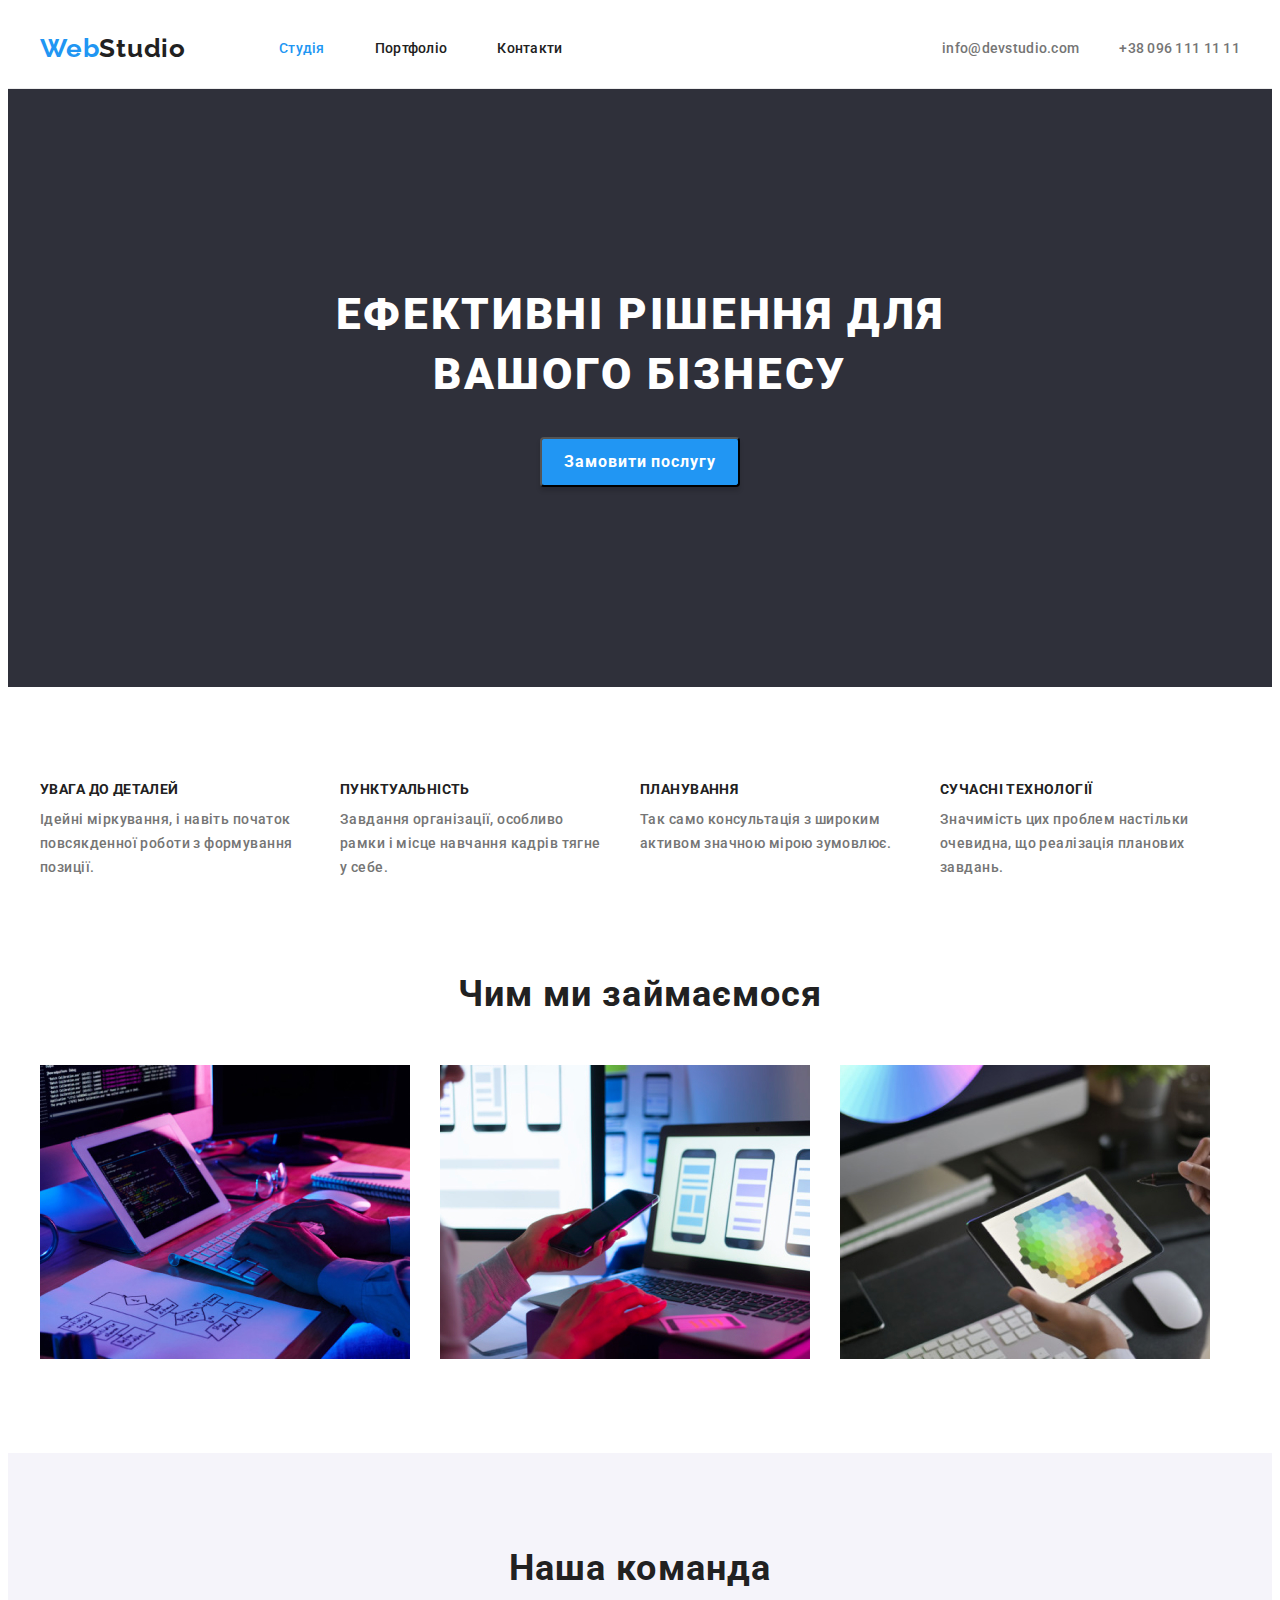
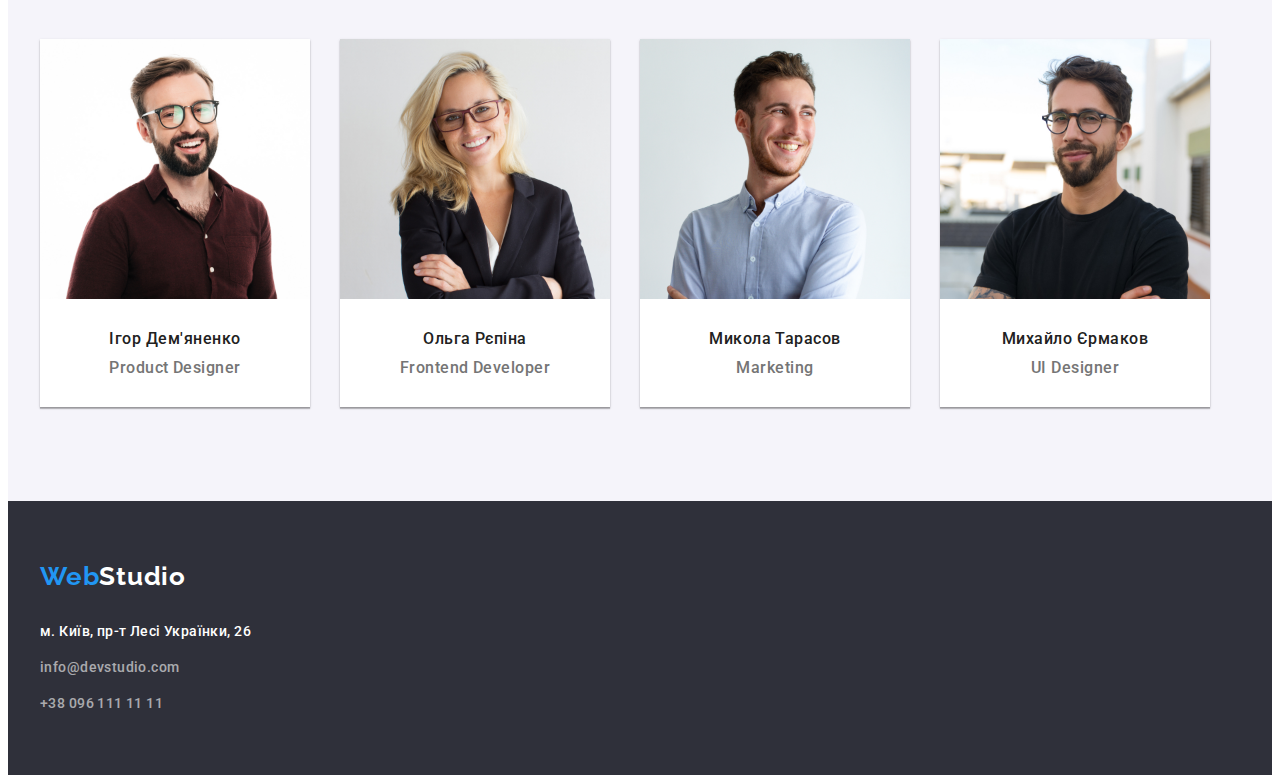
<file: index.html>
<!DOCTYPE html>
<html lang="uk">
  <head>
    <meta charset="UTF-8" />
    <meta name="viewport" content="width=device-width, initial-scale=1.0" />
    <link rel="preconnect" href="https://fonts.googleapis.com" />
    <link rel="preconnect" href="https://fonts.gstatic.com" crossorigin />
    <link
      href="https://fonts.googleapis.com/css2?family=Roboto:wght@400;500;700;900&display=swap"
      rel="stylesheet"
    />
    <link rel="preconnect" href="https://fonts.googleapis.com" />
    <link rel="preconnect" href="https://fonts.gstatic.com" crossorigin />
    <link
      href="https://fonts.googleapis.com/css2?family=Raleway:wght@700&display=swap"
      rel="stylesheet"
    />
    <link
      rel="stylesheet"
      href="https://cdnjs.cloudflare.com/ajax/libs/modern-normalize/2.0.0/modern-normalize.min.css"
      integrity="sha512-4xo8blKMVCiXpTaLzQSLSw3KFOVPWhm/TRtuPVc4WG6kUgjH6J03IBuG7JZPkcWMxJ5huwaBpOpnwYElP/m6wg=="
      crossorigin="anonymous"
      referrerpolicy="no-referrer"
    />
    <link rel="stylesheet" href="./css/styles.css" />
    <title>Document</title>
  </head>
  <body>
    <header class="header">
      <div class="container header-container">
        <nav class="navigation nav-container">
          <a class="logo header-logo" href="./index.html"
            >Web<span class="studio-header">Studio</span>
          </a>
          <ul class="link-list page-list link-container">
            <li>
              <a class="header-link link-mode current" href="./index.html"
                >Студія</a
              >
            </li>
            <li>
              <a class="header-link link-mode" href="./portfolio.html"
                >Портфоліо</a
              >
            </li>
            <li>
              <a class="header-link link-mode" href="#contacts">Контакти</a>
            </li>
          </ul>
        </nav>
        <ul class="address-container">
          <li>
            <a class="email link-mode" href="mailto:info@devstudio.com"
              >info@devstudio.com</a
            >
          </li>
          <li>
            <a class="phone link-mode" href="tel:+380961111111"
              >+38 096 111 11 11</a
            >
          </li>
        </ul>
      </div>
    </header>
    <main>
      <section class="main-section">
        <div class="container button-container">
          <h1 class="main-text main-text-size">
            Ефективні рішення для вашого бізнесу
          </h1>
          <button class="main-button hero-button" type="button">
            Замовити послугу
          </button>
        </div>
      </section>
      <section class="container-wrap">
        <div class="container">
          <ul class="main-list page-list text-container">
            <li class="list-text about-text">
              <h3 class="text-subtitle">УВАГА ДО ДЕТАЛЕЙ</h3>
              <p class="text-undertitle">
                Ідейні міркування, і навіть початок повсякденної роботи з
                формування позиції.
              </p>
            </li>
            <li class="list-text about-text">
              <h3 class="text-subtitle">ПУНКТУАЛЬНІСТЬ</h3>
              <p class="text-undertitle">
                Завдання організації, особливо рамки і місце навчання кадрів
                тягне у себе.
              </p>
            </li>
            <li class="list-text about-text">
              <h3 class="text-subtitle">ПЛАНУВАННЯ</h3>
              <p class="text-undertitle">
                Так само консультація з широким активом значною мірою зумовлює.
              </p>
            </li>
            <li class="list-text about-text">
              <h3 class="text-subtitle">СУЧАСНІ ТЕХНОЛОГІЇ</h3>
              <p class="text-undertitle">
                Значимість цих проблем настільки очевидна, що реалізація
                планових завдань.
              </p>
            </li>
          </ul>
        </div>
      </section>
      <section class="about-container">
        <div class="container">
          <h2 class="text">Чим ми займаємося</h2>
          <ul class="main-img page-list img-wrap">
            <li>
              <img
                src="images/img1.jpg"
                alt="Person is coding"
                class="about-img"
                width="370"
              />
            </li>
            <li>
              <img
                src="images/img2.jpg"
                alt="Person is holding a phone"
                class="about-img"
                width="370"
              />
            </li>
            <li>
              <img
                src="images/img3.jpg"
                alt="Person is drawing on Ipad"
                class="about-img"
                width="370"
              />
            </li>
          </ul>
        </div>
      </section>
      <section class="team-section">
        <div class="container team-container">
          <h2 class="text">Наша команда</h2>
          <ul class="team-list page-list team-wrap">
            <li class="member-card">
              <img
                src="images/card1.jpg"
                alt="Team member"
                class="member-img"
                width="270"
              />
              <div class="about-member">
                <h3 class="team-title">Ігор Дем'яненко</h3>
                <p class="team-text">Product Designer</p>
              </div>
            </li>
            <li class="member-card">
              <img
                src="images/img (9).jpg"
                alt="Team member 2"
                class="member-img"
                width="270"
              />
              <div class="about-member">
                <h3 class="team-title">Ольга Рєпіна</h3>
                <p class="team-text">Frontend Developer</p>
              </div>
            </li>
            <li class="member-card">
              <img
                src="images/card3.jpg"
                alt="Team member 3"
                class="member-img"
                width="270"
              />
              <div class="about-member">
                <h3 class="team-title">Микола Тарасов</h3>
                <p class="team-text">Marketing</p>
              </div>
            </li>
            <li class="member-card">
              <img
                src="images/card4.jpg"
                alt="Team member 4"
                class="member-img"
                width="270"
              />
              <div class="about-member">
                <h3 class="team-title">Михайло Єрмаков</h3>
                <p class="team-text">UI Designer</p>
              </div>
            </li>
          </ul>
        </div>
      </section>
    </main>
    <footer class="footer">
      <div class="container footer-container">
        <a class="logo footer-logo" href=""
          >Web<span class="studio-footer">Studio</span></a
        >
        <address class="contacts-address" id="contacts">
          <p class="address-text">м. Київ, пр-т Лесі Українки, 26</p>
          <ul class="footer-address-list">
            <li class="email-item">
              <a class="footer-email link-mode" href="mailto:info@devstudio.com"
                >info@devstudio.com</a
              >
            </li>
            <li class="footer-item">
              <a href="tel:+380961111111" class="footer-phone link-mode"
                >+38 096 111 11 11</a
              >
            </li>
          </ul>
        </address>
      </div>
    </footer>
  </body>
</html>
</file>
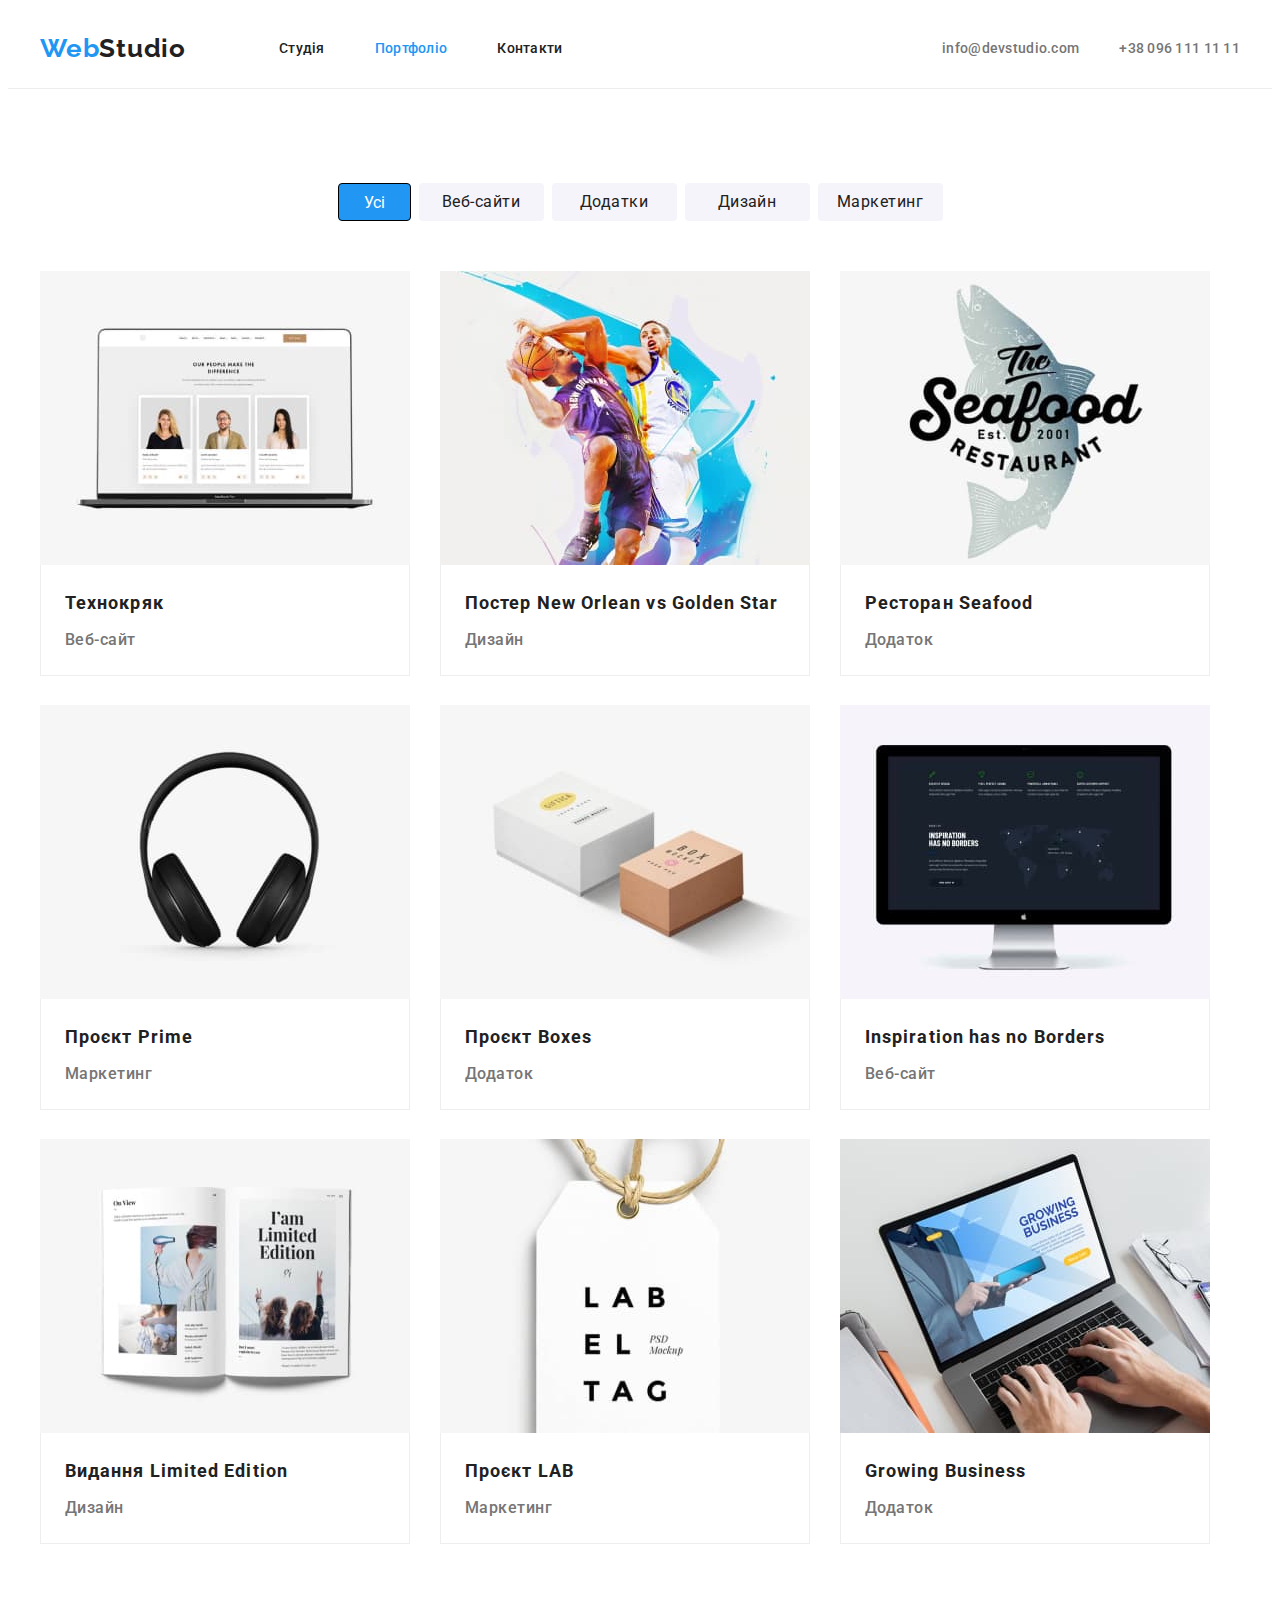
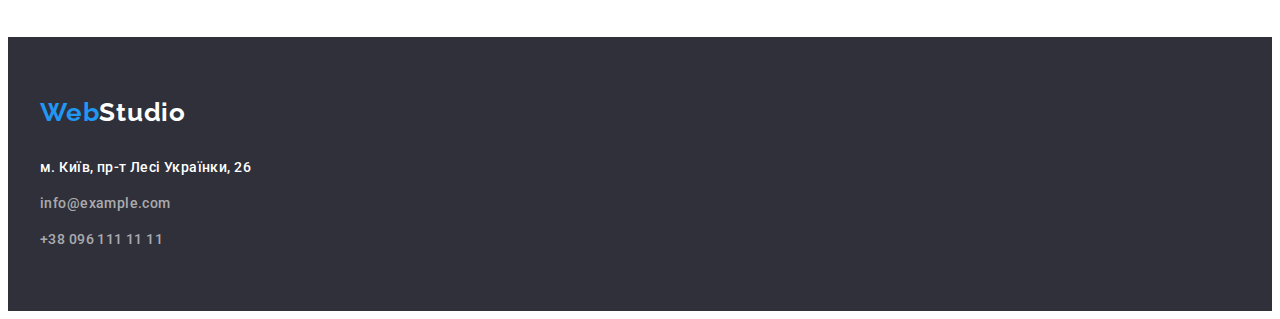
<file: portfolio.html>
<!DOCTYPE html>
<html lang="uk">
  <head>
    <meta charset="UTF-8" />
    <meta name="viewport" content="width=device-width, initial-scale=1.0" />
    <title>Document</title>
    <link rel="preconnect" href="https://fonts.googleapis.com" />
    <link rel="preconnect" href="https://fonts.gstatic.com" crossorigin />
    <link
      href="https://fonts.googleapis.com/css2?family=Roboto:wght@400;500;700;900&display=swap"
      rel="stylesheet"
    />
    <link rel="preconnect" href="https://fonts.googleapis.com" />
    <link rel="preconnect" href="https://fonts.gstatic.com" crossorigin />
    <link
      href="https://fonts.googleapis.com/css2?family=Raleway:wght@700&display=swap"
      rel="stylesheet"
    />
    <link
      rel="stylesheet"
      href="https://cdnjs.cloudflare.com/ajax/libs/modern-normalize/2.0.0/modern-normalize.min.css"
      integrity="sha512-4xo8blKMVCiXpTaLzQSLSw3KFOVPWhm/TRtuPVc4WG6kUgjH6J03IBuG7JZPkcWMxJ5huwaBpOpnwYElP/m6wg=="
      crossorigin="anonymous"
      referrerpolicy="no-referrer"
    />
    <link rel="stylesheet" href="./css/styles.css" />
  </head>
  <body>
    <header class="header header-section">
      <div class="container header-container">
        <nav class="navigation nav-container">
          <a class="logo header-logo" href="./index.html"
            >Web<span class="studio-header">Studio</span></a
          >
          <ul class="link-list page-list link-container">
            <li>
              <a class="header-link link-mode" href="./index.html">Студія</a>
            </li>
            <li>
              <a class="header-link link-mode current" href="./portfolio.html"
                >Портфоліо</a
              >
            </li>
            <li>
              <a class="header-link link-mode" href="#contacts">Контакти</a>
            </li>
          </ul>
        </nav>
        <ul class="header-contacts page-list address-container">
          <li class="header-email">
            <a class="email link-mode" href="mailto:info@devstudio.com"
              >info@devstudio.com</a
            >
          </li>
          <li class="header-phone">
            <a class="phone link-mode" href="tel:+10961111111"
              >+38 096 111 11 11</a
            >
          </li>
        </ul>
      </div>
    </header>
    <main>
      <section class="hero-section">
        <div class="container">
          <ul class="button-list page-list btn-container">
            <li>
              <button class="item-button btn-mode current-btn" type="button">
                Усі
              </button>
            </li>
            <li>
              <button class="item-button btn-mode btn-size" type="button">
                Веб-сайти
              </button>
            </li>
            <li>
              <button class="item-button btn-mode btn-size" type="button">
                Додатки
              </button>
            </li>
            <li>
              <button class="item-button btn-mode btn-size" type="button">
                Дизайн
              </button>
            </li>
            <li>
              <button class="item-button btn-mode btn-size" type="button">
                Маркетинг
              </button>
            </li>
          </ul>
          <ul class="page-img-list image-container">
            <li class="img-about">
              <a href=""
                ><img
                  src="./images/portfolio/img-p1.jpg"
                  alt="Лептоп"
                  class="img-item"
                  width="370"
                  height="294"
                />
                <div class="about-photo">
                  <h3 class="title-secondary">Технокряк</h3>
                  <p class="text-secondary">Веб-сайт</p>
                </div>
              </a>
            </li>
            <li class="img-about">
              <a href="">
                <img
                  src="./images/portfolio/img-p2.jpg"
                  alt="Гравці НБА"
                  class="img-item"
                  width="370"
                  height="294"
                />
                <div class="about-photo">
                  <h3 class="title-secondary">
                    Постер New Orlean vs Golden Star
                  </h3>
                  <p class="text-secondary">Дизайн</p>
                </div>
              </a>
            </li>
            <li class="img-about">
              <a href="">
                <img
                  src="./images/portfolio/img-p3.jpg"
                  alt="Лого ресторану морепродуктів"
                  class="img-item"
                  width="370"
                  height="294"
                />
                <div class="about-photo">
                  <h3 class="title-secondary">Ресторан Seafood</h3>
                  <p class="text-secondary">Додаток</p>
                </div>
              </a>
            </li>
            <li class="img-about">
              <a href="">
                <img
                  src="./images/portfolio/img-p4.jpg"
                  alt="Навушники"
                  class="img-item"
                  width="370"
                  height="294"
                />
                <div class="about-photo">
                  <h3 class="title-secondary">Проєкт Prime</h3>
                  <p class="text-secondary">Маркетинг</p>
                </div>
              </a>
            </li>
            <li class="img-about">
              <a href="">
                <img
                  src="./images/portfolio/img-p5.jpg"
                  alt="Дві коробки"
                  class="img-item"
                  width="370"
                  height="294"
                />
                <div class="about-photo">
                  <h3 class="title-secondary">Проєкт Boxes</h3>
                  <p class="text-secondary">Додаток</p>
                </div>
              </a>
            </li>
            <li class="img-about">
              <a href="">
                <img
                  src="./images/portfolio/img-p6.jpg"
                  alt="Монітор компьютера"
                  class="img-item"
                  width="370"
                  height="294"
                />
                <div class="about-photo">
                  <h3 class="title-secondary">Inspiration has no Borders</h3>
                  <p class="text-secondary">Веб-сайт</p>
                </div>
              </a>
            </li>
            <li class="img-about">
              <a href="">
                <img
                  src="./images/portfolio/img-p7.jpg"
                  alt="Відкрита книга"
                  class="img-item"
                  width="370"
                  height="294"
                />
                <div class="about-photo">
                  <h3 class="title-secondary">Видання Limited Edition</h3>
                  <p class="text-secondary">Дизайн</p>
                </div>
              </a>
            </li>
            <li class="img-about">
              <a href="">
                <img
                  src="./images/portfolio/img-p8.jpg"
                  alt="Бірка"
                  class="img-item"
                  width="370"
                  height="294"
                />
                <div class="about-photo">
                  <h3 class="title-secondary">Проєкт LAB</h3>
                  <p class="text-secondary">Маркетинг</p>
                </div>
              </a>
            </li>
            <li class="img-about">
              <a href="">
                <img
                  src="./images/portfolio/img-p9.jpg"
                  alt="Людина друкує на ноутбуці"
                  class="img-item"
                  width="370"
                  height="294"
                />
                <div class="about-photo">
                  <h3 class="title-secondary">Growing Business</h3>
                  <p class="text-secondary">Додаток</p>
                </div>
              </a>
            </li>
          </ul>
        </div>
      </section>
    </main>
    <footer class="footer">
      <div class="container footer-container">
        <a class="logo footer-logo" href=""
          >Web<span class="studio-footer">Studio</span></a
        >
        <address class="contacts-address" id="contacts">
          <p class="address-text">м. Київ, пр-т Лесі Українки, 26</p>
          <ul class="footer-address-list">
            <li class="email-item">
              <a class="footer-email link-mode" href="mailto:info@example.com"
                >info@example.com</a
              >
            </li>
            <li class="footer-item">
              <a href="tel:+380961111111" class="footer-phone link-mode"
                >+38 096 111 11 11</a
              >
            </li>
          </ul>
        </address>
      </div>
    </footer>
  </body>
</html>
</file>
<file: css/styles.css>
:root {
  --main-font: 'Roboto', sans-serif;
  --secondary-font: 'Raleway', sans-serif;
  --main-text-color: #212121;
  --accent-color: #2196f3;
  --secondary-color: #fff;
  --team-font: #757575;
}

body {
  font-family: var(--main-font);
  font-weight: 500;
  font-size: 14px;
  letter-spacing: 0.02em;
  color: var(--main-text-color);
}

p,
h1,
h2,
h3,
h4,
h5,
h6 {
  margin: 0;
}

ul,
ol {
  margin: 0;
  padding: 0;
}

.container {
  width: 1200px;
  margin-left: auto;
  margin-right: auto;
  padding-left: 15px;
  padding-right: 15px;
}

/**---------- Header ----------**/

.logo {
  font-family: var(--secondary-font);
  font-weight: 700;
  font-size: 26px;
  letter-spacing: 0.03em;
  color: var(--accent-color);
  text-decoration: none;
}

.studio-header {
  color: var(--main-text-color);
}

.page-list {
  list-style-type: none;
}

.header-link {
  font-family: inherit;
  color: currentColor;
  text-decoration: none;
  padding-top: 32px;
  padding-bottom: 32px;
  display: block;
}

.link-mode:hover,
.link-mode:focus {
  color: var(--accent-color);
}

.current {
  color: var(--accent-color);
}

.email,
.phone {
  font-family: inherit;
  font-weight: 500;
  letter-spacing: 0.02em;
  color: var(--team-font);
  text-decoration: none;
}
/**---------- header-container ----------**/

.header {
  border-bottom: 1px solid #ececec;
}
.header-container {
  display: flex;
}
.nav-container {
  display: flex;
  align-items: center;
}
.link-container {
  display: flex;
  gap: 50px;
}
.address-container {
  display: flex;
  align-items: center;
  margin-left: auto;
  gap: 40px;
  list-style: none;
}
.header-logo {
  margin-right: 93px;
}

/**---------- Main ----------**/
.main-section {
  background-color: #2f303a;
  padding-top: 195px;
  padding-bottom: 200px;
}
.hero-section {
  padding-top: 94px;
  padding-bottom: 94px;
}
.main-section {
  text-align: center;
}

.item-button {
  font-family: inherit;
  font-size: 16px;
  line-height: 1.625;
  letter-spacing: 0.03em;
  color: currentColor;
  cursor: pointer;
  border: none;
}

.btn-size {
  border-radius: 4px;
  width: 125px;
  height: 38px;
  background: #f5f4fa;
}
.current-btn {
  color: var(--secondary-color);
  background-color: var(--accent-color);
  border: 1px solid #000;
  border-radius: 4px;
  padding: 6px 25px;
  width: 73px;
  height: 38px;
}

.btn-container {
  display: flex;
  align-items: center;
  gap: 8px;
  justify-content: center;
  margin-bottom: 50px;
}

.main-text {
  font-family: 'Roboto', sans-serif;
  font-weight: 900;
  font-size: 44px;
  line-height: 1.36364;
  letter-spacing: 0.06em;
  text-transform: uppercase;
  color: var(--secondary-color);
}
.main-text-size {
  margin-bottom: 33px;
  width: 696px;
  margin-left: auto;
  margin-right: auto;
}

.main-button {
  box-shadow: 0 4px 4px 0 rgba(0, 0, 0, 0.15);
  background: var(--accent-color);
  font-family: inherit;
  font-weight: 700;
  font-size: 16px;
  line-height: 1.875;
  letter-spacing: 0.06em;
  color: var(--secondary-color);
  cursor: pointer;
}

.hero-button {
  width: 200px;
  height: 50px;
  border-radius: 4px;
  display: inline-block;
}

.container-wrap {
  padding-top: 94px;
  padding-bottom: 94px;
}
.btn-mode:hover,
.btn-mode:focus {
  color: var(--secondary-color);
  background-color: var(--accent-color);
}

.text-subtitle {
  font-family: inherit;
  font-weight: 700;
  font-size: 14px;
  letter-spacing: 0.03em;
  text-transform: uppercase;
  color: currentColor;
  margin-bottom: 10px;
}

.text-undertitle {
  font-family: inherit;
  font-size: 14px;
  line-height: 1.71429;
  letter-spacing: 0.03em;
  color: var(--team-font);
}

.text-container {
  gap: 30px;
  display: flex;
}

.about-container {
  padding-bottom: 94px;
}
.about-text {
  width: 270px;
}

.img-wrap {
  display: flex;
  gap: 30px;
}
.about-img {
  display: block;
}

.team-wrap {
  display: flex;
  gap: 30px;
  border-radius: 0 0 4px 4px;
}

.member-card {
  box-shadow: 0 2px 1px 0 rgba(0, 0, 0, 0.2), 0 1px 1px 0 rgba(0, 0, 0, 0.14),
    0 1px 3px 0 rgba(0, 0, 0, 0.12);
  background: #fff;
}
.team-section {
  background: #f5f4fa;
  padding-bottom: 94px;
  padding-top: 94px;
}

.text {
  font-family: inherit;
  font-weight: 700;
  font-size: 36px;
  text-align: center;
  letter-spacing: 0.03em;
  color: currentColor;
  margin-bottom: 50px;
}

.title-secondary {
  font-family: inherit;
  font-weight: 700;
  font-size: 18px;
  line-height: 2;
  letter-spacing: 0.06em;
  color: var(--main-text-color);
  margin-bottom: 4px;
}

.text-secondary {
  font-family: inherit;
  font-size: 16px;
  line-height: 1.875;
  letter-spacing: 0.03em;
  color: var(--team-font);
}
.image-container {
  display: flex;
  flex-wrap: wrap;
  gap: 30px;
}
.page-img-list a {
  text-decoration: none;
}
.page-img-list {
  list-style-type: none;
}
.img-about {
  width: 370px;
  height: 404px;
}

.img-item {
  display: block;
}

.member-img {
  display: block;
}
.team-title {
  font-family: inherit;
  font-weight: 500;
  font-size: 16px;
  text-align: center;
  letter-spacing: 0.03em;
  color: currentColor;
  text-align: center;
  margin-bottom: 10px;
}

.team-text {
  font-family: inherit;
  font-size: 16px;
  text-align: center;
  letter-spacing: 0.03em;
  color: var(--team-font);
  text-align: center;
}

.about-member {
  padding-top: 30px;
  padding-bottom: 30px;
}
.about-photo {
  border-left: 1px solid #eee;
  border-right: 1px solid #eee;
  border-bottom: 1px solid #eee;
  border-top: none;
  padding: 20px 24px;
}

/**---------- Footer ----------**/

.footer {
  background-color: #2f303a;
  padding-top: 60px;
  padding-bottom: 60px;
}
.footer-address-list {
  list-style: none;
}

.footer-logo {
  margin-bottom: 28px;
  display: inline-block;
}
.address-text {
  margin-bottom: 12px;
}

.address-text {
  font-family: var(--main-font);
  font-size: 14px;
  line-height: 1.71429;
  letter-spacing: 0.03em;
  color: var(--secondary-color);
  font-style: normal;
}

.studio-footer {
  color: var(--secondary-color);
  text-decoration: none;
}

.footer-email,
.footer-phone {
  font-family: var(--main-font);
  line-height: 1.71429;
  letter-spacing: 0.03em;
  color: rgba(255, 255, 255, 0.6);
  text-decoration: none;
  font-style: normal;
}

.email-item {
  margin-bottom: 12px;
}
</file>
